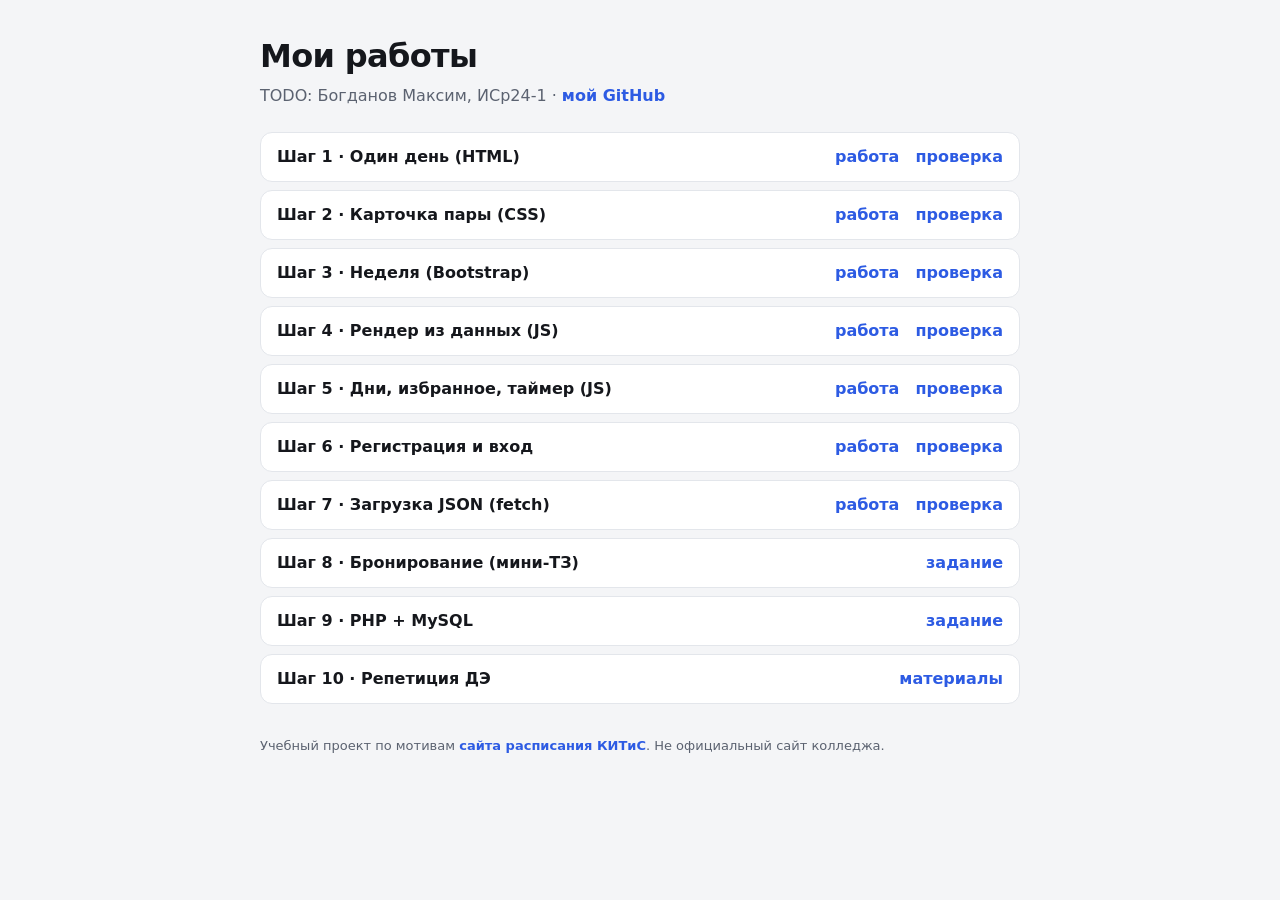
<file: index.html>
<!doctype html>
<html lang="ru">
<head>
  <meta charset="utf-8">
  <meta name="viewport" content="width=device-width, initial-scale=1">
  <!-- TODO (шаг 0): замени заголовок на «Расписание КИТиС · работы <Твоя фамилия>» -->
  <title>Расписание КИТиС · работы Богданова</title>
  <style>
    body { margin: 0; background: #F4F5F7; color: #15171C; font: 16px/1.5 system-ui, -apple-system, 'Segoe UI', sans-serif; }
    main { max-width: 760px; margin: 0 auto; padding: 32px 16px 64px; }
    h1 { font-size: 32px; letter-spacing: -0.02em; margin: 0 0 4px; }
    .who { color: #5B6270; margin: 0 0 24px; }
    ul { list-style: none; padding: 0; display: grid; gap: 8px; }
    li { background: #fff; border: 1px solid #E3E6EB; border-radius: 12px; padding: 12px 16px; display: flex; flex-wrap: wrap; gap: 8px 16px; align-items: center; }
    li b { flex: 1 1 260px; }
    a { color: #2D5BE3; text-decoration: none; font-weight: 600; }
    a:hover { text-decoration: underline; }
    footer { color: #5B6270; font-size: 13px; margin-top: 32px; }
  </style>
</head>
<body>
<main>
  <h1>Мои работы</h1>
  <!-- TODO (шаг 0): впиши свои фамилию, имя и группу -->
  <p class="who">TODO: Богданов Максим, ИСр24-1 · <a href="https://github.com/M0rt1x0">мой GitHub</a></p>

  <ul>
    <li><b>Шаг 1 · Один день (HTML)</b> <a href="steps/step-01-html/index.html">работа</a> <a href="steps/step-01-html/check.html">проверка</a></li>
    <li><b>Шаг 2 · Карточка пары (CSS)</b> <a href="steps/step-02-css/index.html">работа</a> <a href="steps/step-02-css/check.html">проверка</a></li>
    <li><b>Шаг 3 · Неделя (Bootstrap)</b> <a href="steps/step-03-bootstrap/index.html">работа</a> <a href="steps/step-03-bootstrap/check.html">проверка</a></li>
    <li><b>Шаг 4 · Рендер из данных (JS)</b> <a href="steps/step-04-js-data/index.html">работа</a> <a href="steps/step-04-js-data/check.html">проверка</a></li>
    <li><b>Шаг 5 · Дни, избранное, таймер (JS)</b> <a href="steps/step-05-js-events/index.html">работа</a> <a href="steps/step-05-js-events/check.html">проверка</a></li>
    <li><b>Шаг 6 · Регистрация и вход</b> <a href="steps/step-06-forms/index.html">работа</a> <a href="steps/step-06-forms/check.html">проверка</a></li>
    <li><b>Шаг 7 · Загрузка JSON (fetch)</b> <a href="steps/step-07-fetch/index.html">работа</a> <a href="steps/step-07-fetch/check.html">проверка</a></li>
    <li><b>Шаг 8 · Бронирование (мини-ТЗ)</b> <a href="steps/step-08-mini-tz/README.md">задание</a></li>
    <li><b>Шаг 9 · PHP + MySQL</b> <a href="steps/step-09-php-mysql/README.md">задание</a></li>
    <li><b>Шаг 10 · Репетиция ДЭ</b> <a href="steps/step-10-mock-exam/README.md">материалы</a></li>
  </ul>

  <footer>Учебный проект по мотивам <a href="https://berezovskija124-ctrl.github.io/kitis/desktop.html">сайта расписания КИТиС</a>. Не официальный сайт колледжа.</footer>
</main>
</body>
</html>
</file>
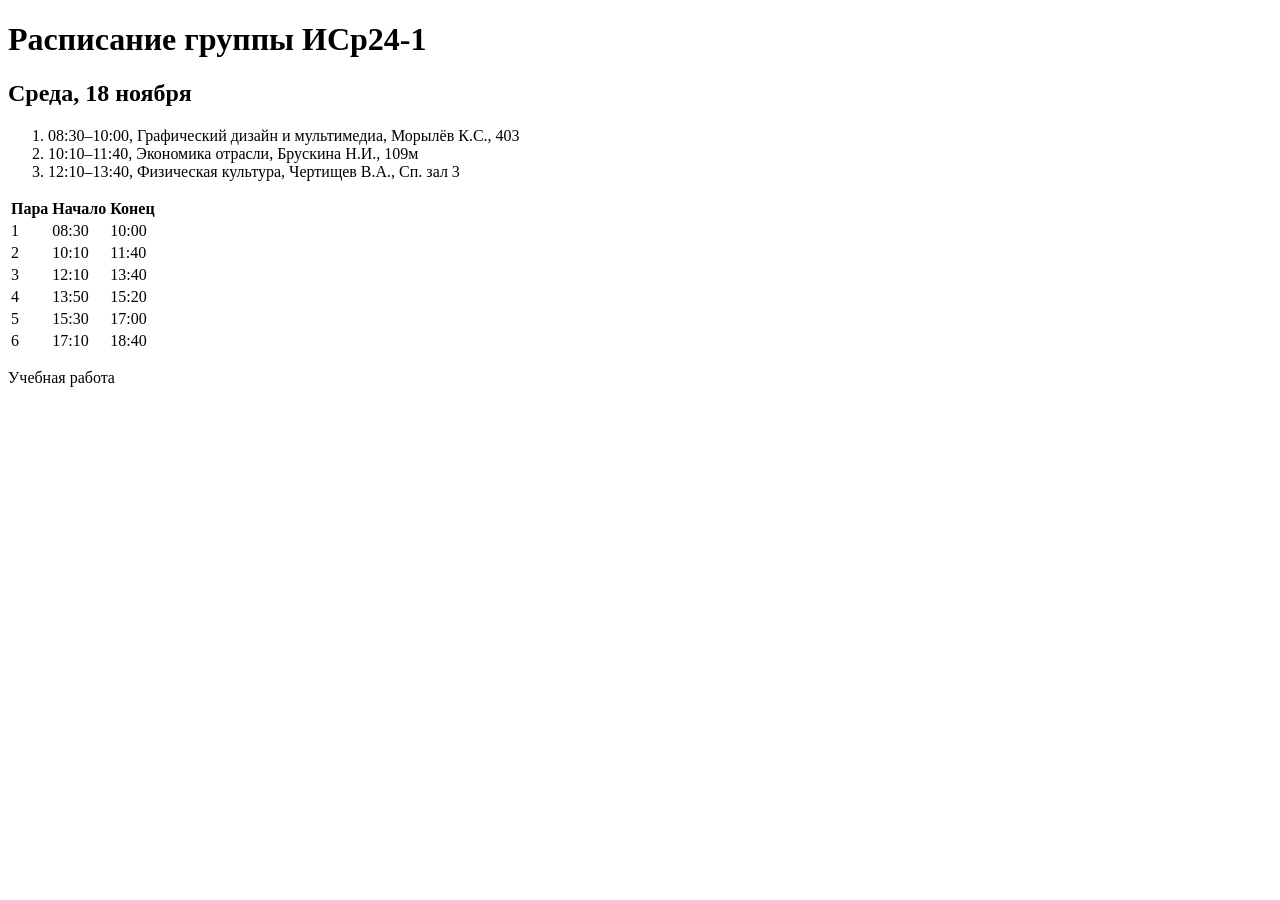
<file: steps/step-01-html/index.html>
<!doctype html>
<html lang="ru">

<head>
  <meta charset="utf-8">
  <meta name="viewport" content="width=device-width, initial-scale=1">
  <!-- TODO: заголовок вкладки со словом «Расписание», например «Расписание ИСр24-1 · среда» -->
  <title>Расписание ИСр24-1 · среда </title>
</head>

<body>
  <!-- TODO: <header> с единственным <h1>Расписание группы ИСр24-1</h1> -->
  <header>
    <h1>Расписание группы ИСр24-1</h1>
  </header>

  <main>
    <!-- TODO: <section> дня:
       <h2>Среда, 18 ноября</h2>
       <ol> из трёх <li> — пары из таблицы в README.
       В каждом <li>: время в <time>08:30</time>–<time>10:00</time>,
       предмет, преподаватель, аудитория. -->

    <section>
      <h2>Среда, 18 ноября</h2>
      <ol>
        <li><time>08:30</time>–<time>10:00</time>,
          Графический дизайн и мультимедиа, Морылёв К.С., 403</li>

        <li><time>10:10</time>–<time>11:40</time>,
          Экономика отрасли, Брускина Н.И., 109м</li>

        <li><time>12:10</time>–<time>13:40</time>,
          Физическая культура, Чертищев В.А., Сп. зал 3</li>
      </ol>
    </section>

    <!-- TODO: таблица звонков (вт–сб):
       <table>
         <thead><tr><th>Пара</th><th>Начало</th><th>Конец</th></tr></thead>
         <tbody> …6 строк <tr><td>…</td></tr> из README… </tbody>
       </table> -->

    <table>
      <thead>
        <th>Пара</th>
        <th>Начало</th>
        <th>Конец</th>
      </thead>
      <tbody>
        <tr>
          <td>1</td>
          <td>08:30</td>
          <td>10:00</td>
        </tr>
        <tr>
          <td>2</td>
          <td>10:10</td>
          <td>11:40</td>
        </tr>
        <tr>
          <td>3</td>
          <td>12:10</td>
          <td>13:40</td>
        </tr>
        <tr>
          <td>4</td>
          <td>13:50</td>
          <td>15:20</td>
        </tr>
        <tr>
          <td>5</td>
          <td>15:30</td>
          <td>17:00</td>
        </tr>
        <tr>
          <td>6</td>
          <td>17:10</td>
          <td>18:40</td>
        </tr>
      </tbody>
    </table>
  </main>

  <footer>
    <p>Учебная работа</p>
  </footer>

</body>

</html>
</file>
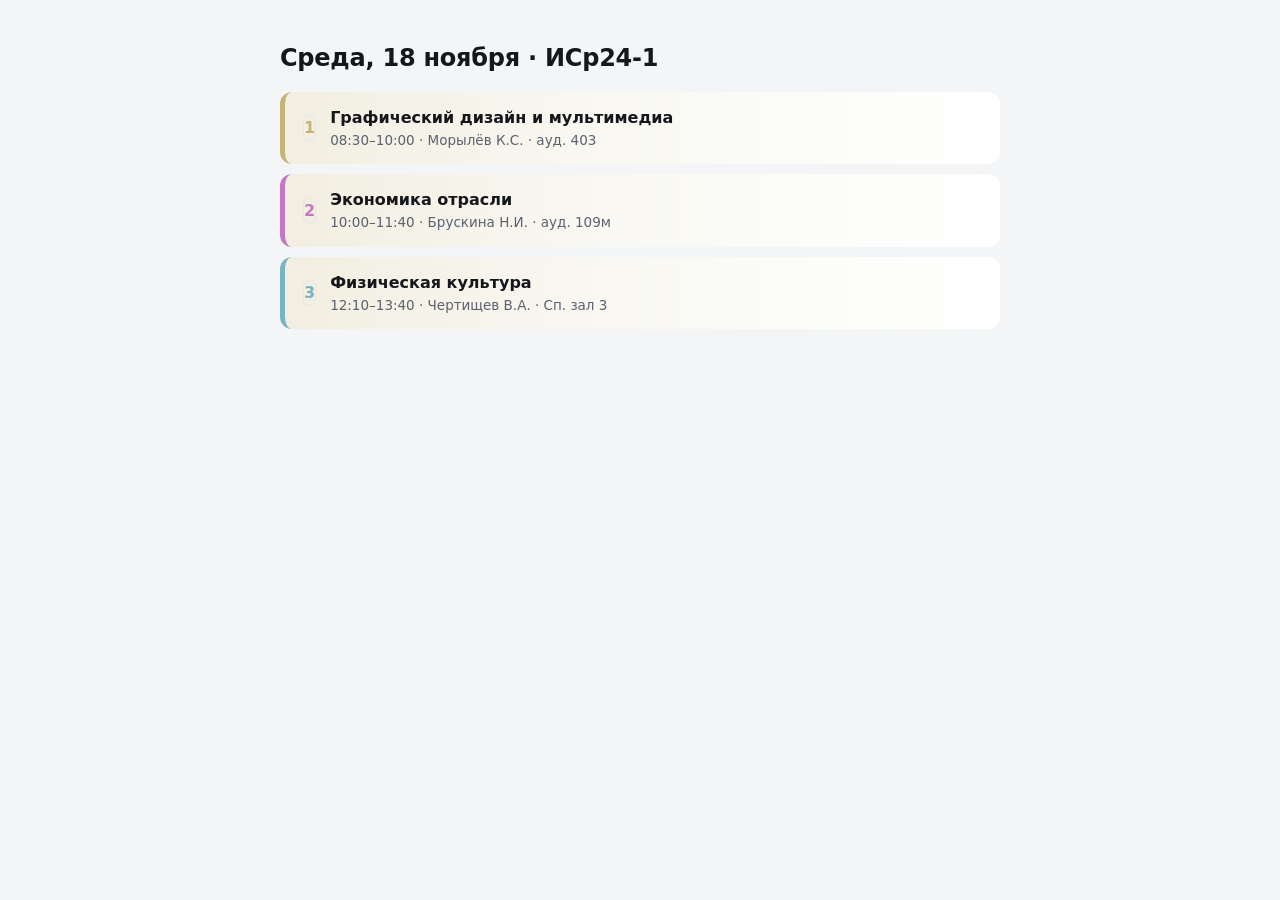
<file: steps/step-02-css/index.html>
<!doctype html>
<html lang="ru">

<head>
  <meta charset="utf-8">
  <meta name="viewport" content="width=device-width, initial-scale=1">
  <title>Шаг 2 · Карточка пары</title>
  <link rel="stylesheet" href="style.css">
</head>

<body>
  <main>
    <h1>Среда, 18 ноября · ИСр24-1</h1>

    <div class="lessons">
      <!-- TODO: три карточки по образцу (данные — README шага 1):

  <div class="lesson-card" style="--subject-color:#c4b478">
    <span class="lesson-num">1</span>
    <div class="lesson-body">
      <div class="lesson-subject">Графический дизайн и мультимедиа</div>
      <div class="lesson-meta">08:30–10:00 · Морылёв К.С. · ауд. 403</div>
    </div>
  </div>

  …ещё две: Экономика отрасли (#c478c2, 109м) и Физическая культура (#78b5c4, Сп. зал 3).
  Цвета и оттенки градиента — таблица в README. -->

      <div class="lesson-card" style="--subject-color:#c4b478;">
        <span class="lesson-num">1</span>
        <div class="lesson-body">
          <div class="lesson-subject">Графический дизайн и мультимедиа</div>
          <div class="lesson-meta">08:30–10:00 · Морылёв К.С. · ауд. 403</div>
        </div>
      </div>
      <div class="lesson-card" style="--subject-color:#c478c2;">
        <span class="lesson-num">2</span>
        <div class="lesson-body">
          <div class="lesson-subject">Экономика отрасли</div>
          <div class="lesson-meta">10:00–11:40 · Брускина Н.И. · ауд. 109м</div>
        </div>
      </div>
      <div class="lesson-card" style="--subject-color:#78b5c4;">
        <span class="lesson-num">3</span>
        <div class="lesson-body">
          <div class="lesson-subject">Физическая культура</div>
          <div class="lesson-meta">12:10–13:40 · Чертищев В.А. · Сп. зал 3</div>
        </div>
      </div>


    </div>

  </main>
</body>

</html>
</file>
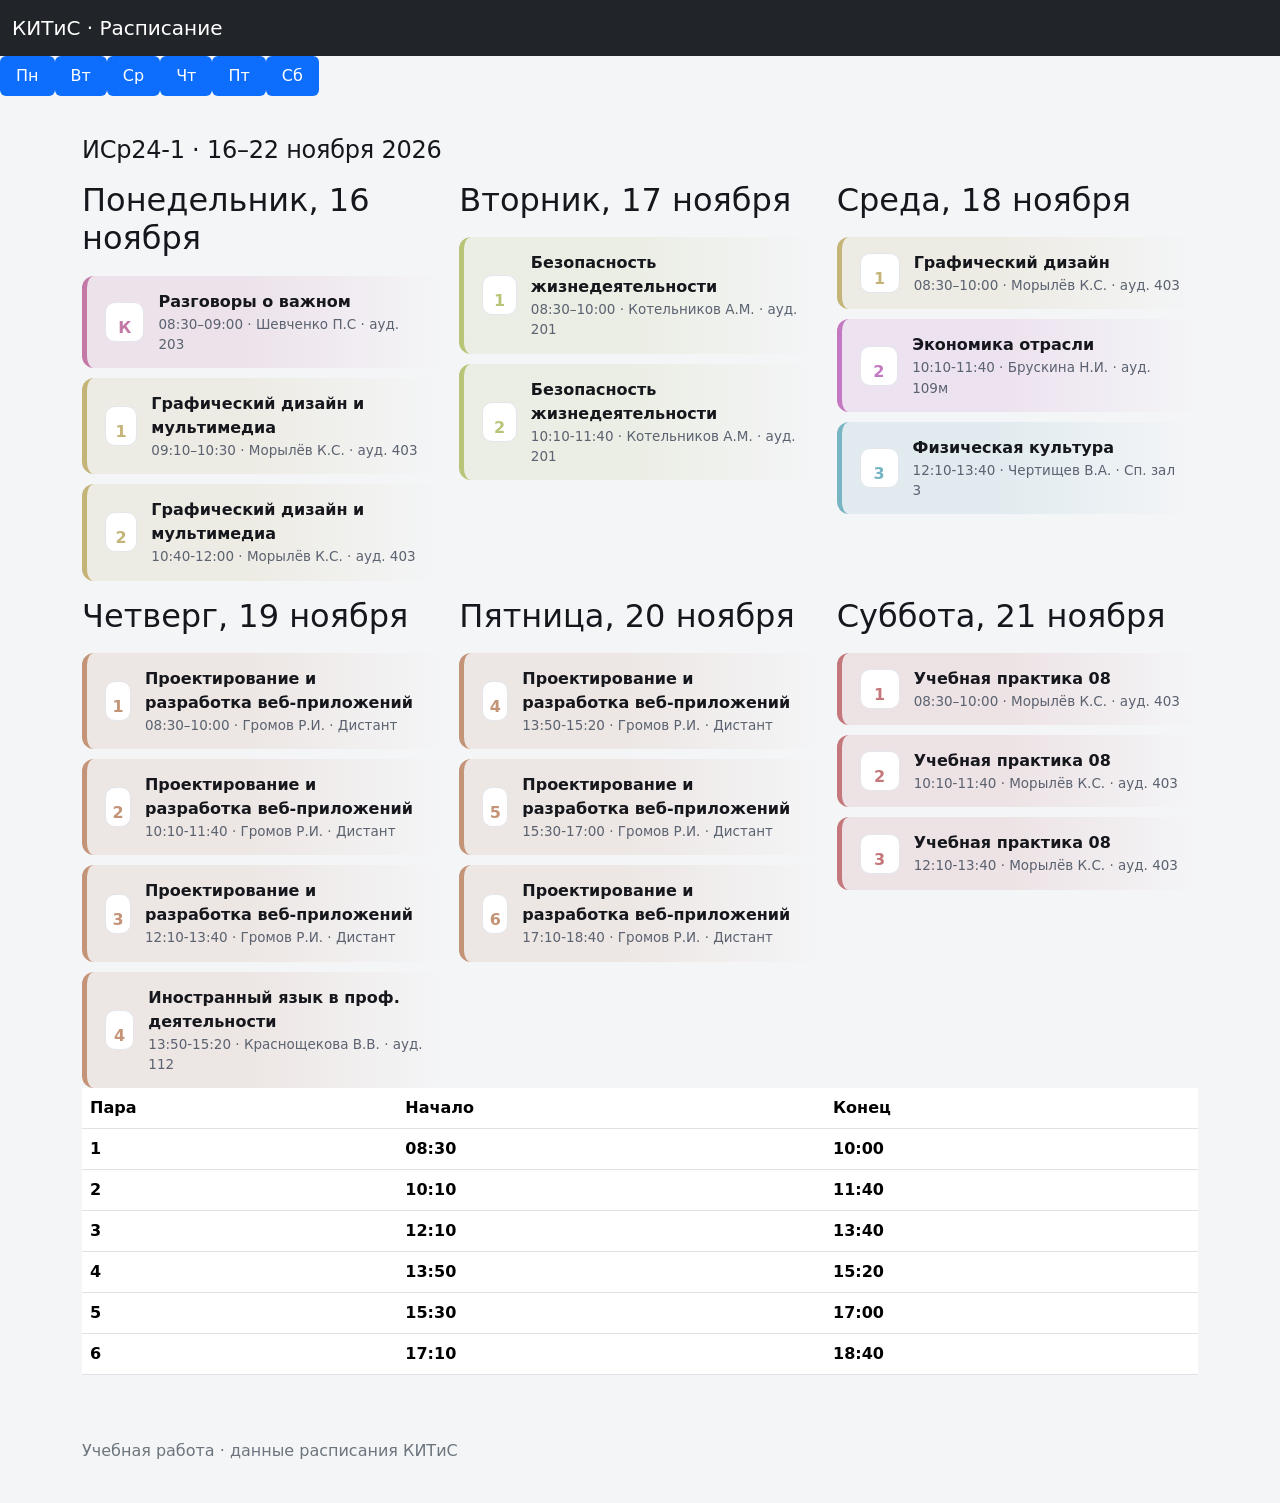
<file: steps/step-03-bootstrap/index.html>
<!doctype html>
<html lang="ru">
<head>
<meta charset="utf-8">
<meta name="viewport" content="width=device-width, initial-scale=1">
<title>Шаг 3 · Неделя на Bootstrap</title>
<!-- TODO 1: скачай bootstrap.min.css в vendor/ и подключи ЛОКАЛЬНО:
<link rel="stylesheet" href="vendor/bootstrap.min.css"> -->
<!-- TODO 2: скопируй свой style.css из шага 2 и подключи ПОСЛЕ bootstrap:
<link rel="stylesheet" href="style.css"> -->

<link rel="stylesheet" href="vendor/bootstrap.min.css">
<link rel="stylesheet" href="style.css">

</head>
<body>

<nav class="navbar navbar-dark bg-dark">
  <div class="container-fluid">
    <span class="navbar-brand">КИТиС · Расписание</span>
  </div>
</nav>

<ul class="nav nav-pills">
  <li class="nav-item"><a class="nav-link active" href="#">Пн</a></li>
  <li class="nav-item"><a class="nav-link active" href="#">Вт</a></li>
  <li class="nav-item"><a class="nav-link active" href="#">Ср</a></li>
  <li class="nav-item"><a class="nav-link active" href="#">Чт</a></li>
  <li class="nav-item"><a class="nav-link active" href="#">Пт</a></li>
  <li class="nav-item"><a class="nav-link active" href="#">Сб</a></li>
</ul>

<main class="container">
  <h1 class="my-3">ИСр24-1 · 16–22 ноября 2026</h1>

  <div class="row g-3"> 
    <div class="col-12 col-md-6 col-xl-4 day-card">
      <h2>Понедельник, 16 ноября</h2>
      <div class="lesson-card" style="--subject-color:#c478a6;">
        <span class="lesson-num">К</span>
        <div class="lesson-body">
          <div class="lesson-subject">Разговоры о важном</div>
          <div class="lesson-meta">08:30–09:00 · Шевченко П.С · ауд. 203</div>
        </div>
      </div>
      <div class="lesson-card" style="--subject-color:#c4b478;">
        <span class="lesson-num">1</span>
        <div class="lesson-body">
          <div class="lesson-subject">Графический дизайн и мультимедиа</div>
          <div class="lesson-meta">09:10–10:30 · Морылёв К.С. · ауд. 403</div>
        </div>
      </div>
      <div class="lesson-card" style="--subject-color:#c4b478;">
        <span class="lesson-num">2</span>
        <div class="lesson-body">
          <div class="lesson-subject">Графический дизайн и мультимедиа</div>
          <div class="lesson-meta">10:40-12:00 · Морылёв К.С. · ауд. 403</div>
        </div>
      </div>
    </div>

    <div class="col-12 col-md-6 col-xl-4 day-card">
      <h2>Вторник, 17 ноября</h2>
      <div class="lesson-card" style="--subject-color:#b8c478;">
        <span class="lesson-num">1</span>
        <div class="lesson-body">
          <div class="lesson-subject">Безопасность жизнедеятельности</div>
          <div class="lesson-meta">08:30–10:00 · Котельников А.М. · ауд. 201</div>
        </div>
      </div>
      <div class="lesson-card" style="--subject-color:#b8c478;">
        <span class="lesson-num">2</span>
        <div class="lesson-body">
          <div class="lesson-subject">Безопасность жизнедеятельности</div>
          <div class="lesson-meta">10:10-11:40 · Котельников А.М. · ауд. 201</div>
        </div>
      </div>
    </div>

    <div class="col-12 col-md-6 col-xl-4 day-card">
      <h2>Среда, 18 ноября</h2>
      <div class="lesson-card" style="--subject-color:#c4b478;">
        <span class="lesson-num">1</span>
        <div class="lesson-body">
          <div class="lesson-subject">Графический дизайн</div>
          <div class="lesson-meta">08:30–10:00 · Морылёв К.С. · ауд. 403</div>
        </div>
      </div>
      <div class="lesson-card" style="--subject-color:#c478c2;">
        <span class="lesson-num">2</span>
        <div class="lesson-body">
          <div class="lesson-subject">Экономика отрасли</div>
          <div class="lesson-meta">10:10-11:40 · Брускина Н.И. · ауд. 109м</div>
        </div>
      </div>
      <div class="lesson-card" style="--subject-color:#78b5c4;">
        <span class="lesson-num">3</span>
        <div class="lesson-body">
          <div class="lesson-subject">Физическая культура</div>
          <div class="lesson-meta">12:10-13:40 · Чертищев В.А. · Сп. зал 3</div>
        </div>
      </div>
    </div>

    <div class="col-12 col-md-6 col-xl-4 day-card">
      <h2>Четверг, 19 ноября</h2>
      <div class="lesson-card" style="--subject-color:#c49478;">
        <span class="lesson-num">1</span>
        <div class="lesson-body">
          <div class="lesson-subject">Проектирование и разработка веб-приложений</div>
          <div class="lesson-meta">08:30–10:00 · Громов Р.И. · Дистант</div>
        </div>
      </div>
      <div class="lesson-card" style="--subject-color:#c49478;">
        <span class="lesson-num">2</span>
        <div class="lesson-body">
          <div class="lesson-subject">Проектирование и разработка веб-приложений</div>
          <div class="lesson-meta">10:10-11:40 · Громов Р.И. · Дистант</div>
        </div>
      </div>
      <div class="lesson-card" style="--subject-color:#c49478;">
        <span class="lesson-num">3</span>
        <div class="lesson-body">
          <div class="lesson-subject">Проектирование и разработка веб-приложений</div>
          <div class="lesson-meta">12:10-13:40 · Громов Р.И. · Дистант</div>
        </div>
      </div>
      <div class="lesson-card" style="--subject-color:#c49378;">
        <span class="lesson-num">4</span>
        <div class="lesson-body">
          <div class="lesson-subject">Иностранный язык в проф. деятельности</div>
          <div class="lesson-meta">13:50-15:20 · Краснощекова В.В. · ауд. 112</div>
        </div>
      </div>
    </div>

    <div class="col-12 col-md-6 col-xl-4 day-card">
      <h2>Пятница, 20 ноября</h2>
      <div class="lesson-card" style="--subject-color:#c49478;">
        <span class="lesson-num">4</span>
        <div class="lesson-body">
          <div class="lesson-subject">Проектирование и разработка веб-приложений</div>
          <div class="lesson-meta">13:50-15:20 · Громов Р.И. · Дистант</div>
        </div>
      </div>
      <div class="lesson-card" style="--subject-color:#c49478;">
        <span class="lesson-num">5</span>
        <div class="lesson-body">
          <div class="lesson-subject">Проектирование и разработка веб-приложений</div>
          <div class="lesson-meta">15:30-17:00 · Громов Р.И. · Дистант</div>
        </div>
      </div>
      <div class="lesson-card" style="--subject-color:#c49478;">
        <span class="lesson-num">6</span>
        <div class="lesson-body">
          <div class="lesson-subject">Проектирование и разработка веб-приложений</div>
          <div class="lesson-meta">17:10-18:40 · Громов Р.И. · Дистант</div>
        </div>
      </div>
    </div>

    <div class="col-12 col-md-6 col-xl-4 day-card">
      <h2>Суббота, 21 ноября</h2>
      <div class="lesson-card" style="--subject-color:#c4787c;">
        <span class="lesson-num">1</span>
        <div class="lesson-body">
          <div class="lesson-subject">Учебная практика 08</div>
          <div class="lesson-meta">08:30–10:00 · Морылёв К.С. · ауд. 403</div>
        </div>
      </div>
      <div class="lesson-card" style="--subject-color:#c4787c;">
        <span class="lesson-num">2</span>
        <div class="lesson-body">
          <div class="lesson-subject">Учебная практика 08</div>
          <div class="lesson-meta">10:10-11:40 · Морылёв К.С. · ауд. 403</div>
        </div>
      </div>
      <div class="lesson-card" style="--subject-color:#c4787c;">
        <span class="lesson-num">3</span>
        <div class="lesson-body">
          <div class="lesson-subject">Учебная практика 08</div>
          <div class="lesson-meta">12:10-13:40 · Морылёв К.С. · ауд. 403</div>
        </div>
      </div>
    </div>
  </div>

  <table class="table">
    <thead>
      <tr><th>Пара</th><th>Начало</th><th>Конец</th></tr>
    </thead>
    <tbody>
      <tr>
        <th>1</th><th>08:30</th><th>10:00</th>
      </tr>
      <tr>
        <th>2</th><th>10:10</th><th>11:40</th>
      </tr>
      <tr>
        <th>3</th><th>12:10</th><th>13:40</th>
      </tr>
      <tr>
        <th>4</th><th>13:50</th><th>15:20</th>
      </tr>
      <tr>
        <th>5</th><th>15:30</th><th>17:00</th>
      </tr>
      <tr>
        <th>6</th><th>17:10</th><th>18:40</th>
      </tr>
    </tbody>
  </table>

  <!-- TODO 5: сетка недели
  <div class="row g-3">
    <div class="col-12 col-md-6 col-xl-4 day-card">
      <h2>Понедельник, 16 ноября</h2>
      …карточки .lesson-card из шага 2 (Пн: «К» + 2 пары графдизайна)…
    </div>
    …ещё 5 колонок Вт–Сб, данные — таблица в README…
  </div> -->

  <!-- TODO 6: таблица звонков
  <table class="table">
    <thead><tr><th>Пара</th><th>Начало</th><th>Конец</th></tr></thead>
    <tbody>…6 строк…</tbody>
  </table> -->
</main>

<footer class="container py-4">
  <p class="text-secondary">Учебная работа · данные расписания КИТиС</p>
</footer>

</body>
</html>
</file>
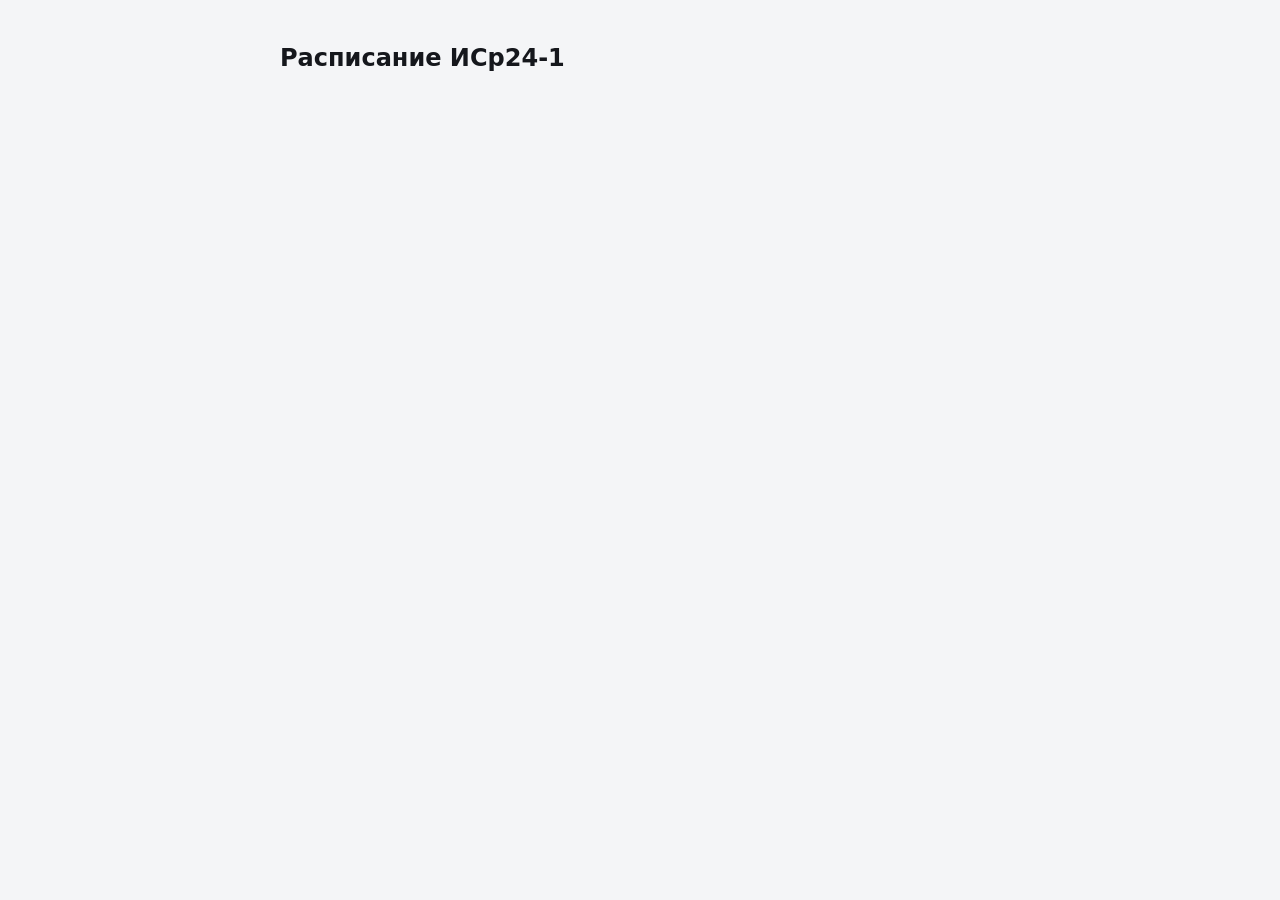
<file: steps/step-04-js-data/index.html>
<!doctype html>
<html lang="ru">
<head>
<meta charset="utf-8">
<meta name="viewport" content="width=device-width, initial-scale=1">
<title>Шаг 4 · Рендер дня из данных</title>
<link rel="stylesheet" href="style.css">
<!-- Данные: после подключения доступен глобальный объект SCHEDULE -->
<script src="../../data/schedule.js"></script>
</head>
<body>
<main>
<h1>Расписание ИСр24-1</h1>
<!-- Сюда renderDay() рисует день -->
<div id="app"></div>
</main>
<!-- Обычный скрипт, НЕ type="module": renderDay должна быть глобальной -->
<script src="script.js"></script>
</body>
</html>
</file>
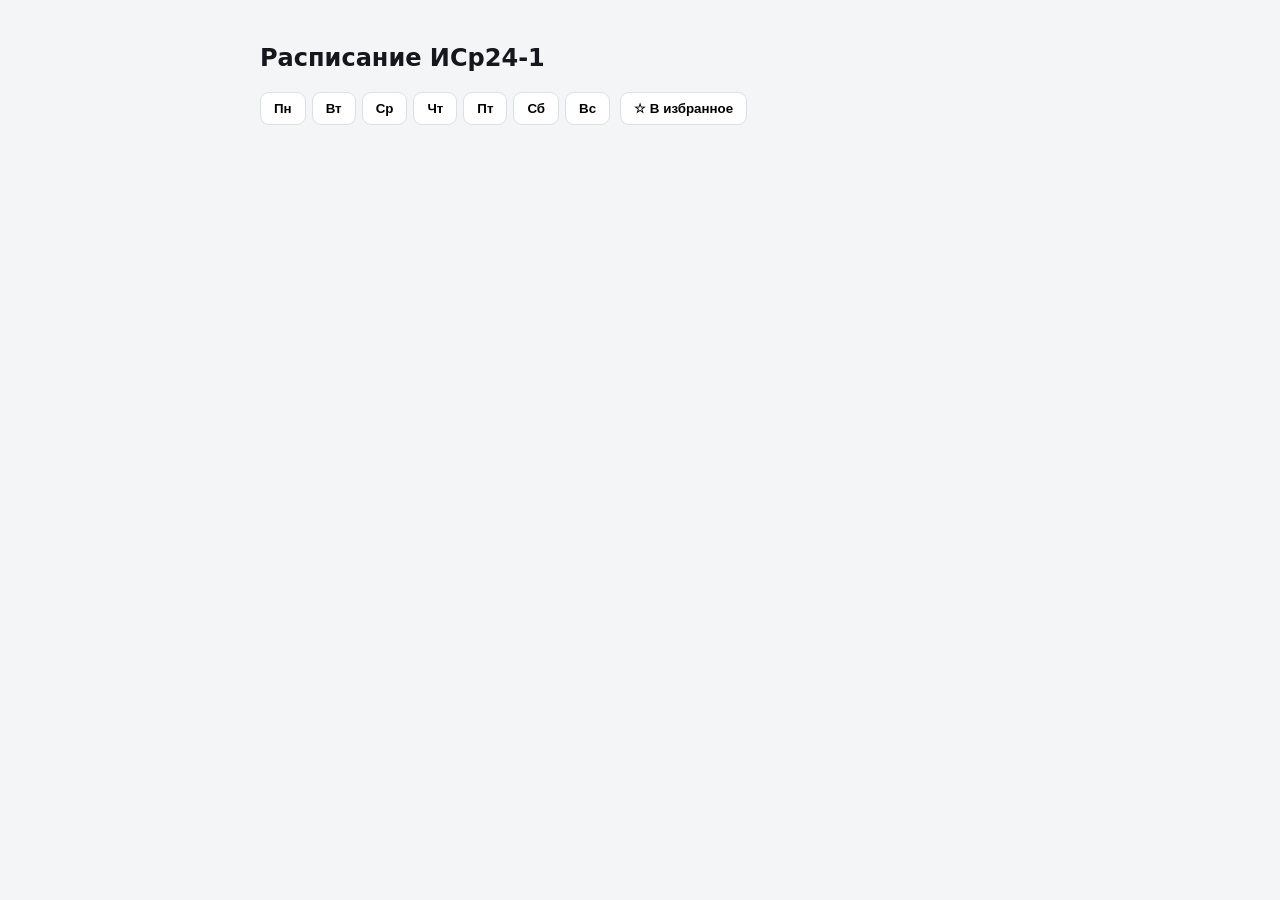
<file: steps/step-05-js-events/index.html>
<!doctype html>
<html lang="ru">
<head>
<meta charset="utf-8">
<meta name="viewport" content="width=device-width, initial-scale=1">
<title>Шаг 5 · Дни, избранное, таймер</title>
<link rel="stylesheet" href="style.css">
<script src="../../data/schedule.js"></script>
</head>
<body>
<main>
<h1>Расписание ИСр24-1</h1>

<div class="toolbar">
  <div class="days">
    <button class="day-btn" data-day="0">Пн</button>
    <button class="day-btn" data-day="1">Вт</button>
    <button class="day-btn" data-day="2">Ср</button>
    <button class="day-btn" data-day="3">Чт</button>
    <button class="day-btn" data-day="4">Пт</button>
    <button class="day-btn" data-day="5">Сб</button>
    <button class="day-btn" data-day="6">Вс</button>
  </div>
  <button id="fav-btn" aria-pressed="false">☆ В избранное</button>
  <span id="timer"></span>
</div>

<div id="app"></div>
</main>
<script src="script.js"></script>
</body>
</html>
</file>
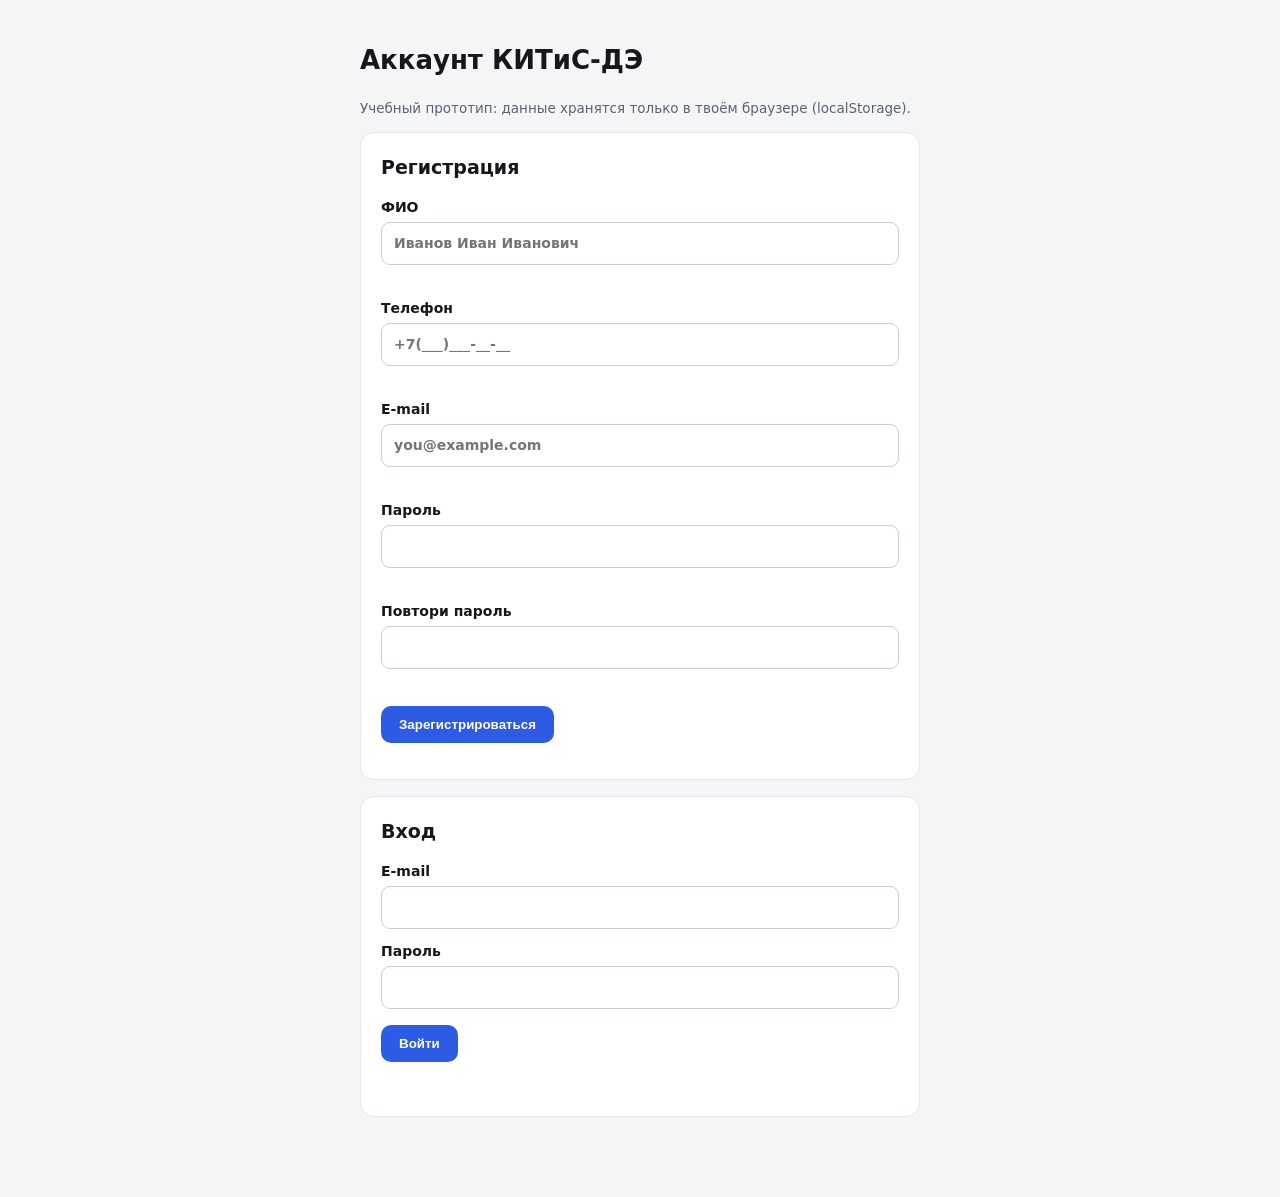
<file: steps/step-06-forms/index.html>
<!doctype html>
<html lang="ru">
<head>
<meta charset="utf-8">
<meta name="viewport" content="width=device-width, initial-scale=1">
<title>Шаг 6 · Регистрация и вход</title>
<link rel="stylesheet" href="style.css">
</head>
<body>
<main>
<h1>Аккаунт КИТиС-ДЭ</h1>
<p class="note">Учебный прототип: данные хранятся только в твоём браузере (localStorage).</p>

<section>
<h2>Регистрация</h2>
<form id="reg-form" novalidate>
  <label>ФИО
    <input id="fio" name="fio" type="text" placeholder="Иванов Иван Иванович" autocomplete="name">
  </label>
  <span class="field-error" data-error-for="fio"></span>

  <label>Телефон
    <input id="phone" name="phone" type="tel" placeholder="+7(___)___-__-__" autocomplete="tel">
  </label>
  <span class="field-error" data-error-for="phone"></span>

  <label>E-mail
    <input id="email" name="email" type="email" placeholder="you@example.com" autocomplete="email">
  </label>
  <span class="field-error" data-error-for="email"></span>

  <label>Пароль
    <input id="password" name="password" type="password" autocomplete="new-password">
  </label>
  <span class="field-error" data-error-for="password"></span>

  <label>Повтори пароль
    <input id="password2" name="password2" type="password" autocomplete="new-password">
  </label>
  <span class="field-error" data-error-for="password2"></span>

  <button type="submit">Зарегистрироваться</button>
  <p id="reg-success" class="success"></p>
</form>
</section>

<section>
<h2>Вход</h2>
<form id="login-form" novalidate>
  <label>E-mail
    <input id="login-email" type="email" autocomplete="email">
  </label>
  <label>Пароль
    <input id="login-password" type="password" autocomplete="current-password">
  </label>
  <button type="submit">Войти</button>
  <p id="login-error" class="field-error"></p>
</form>
</section>
</main>
<script src="script.js"></script>
</body>
</html>
</file>
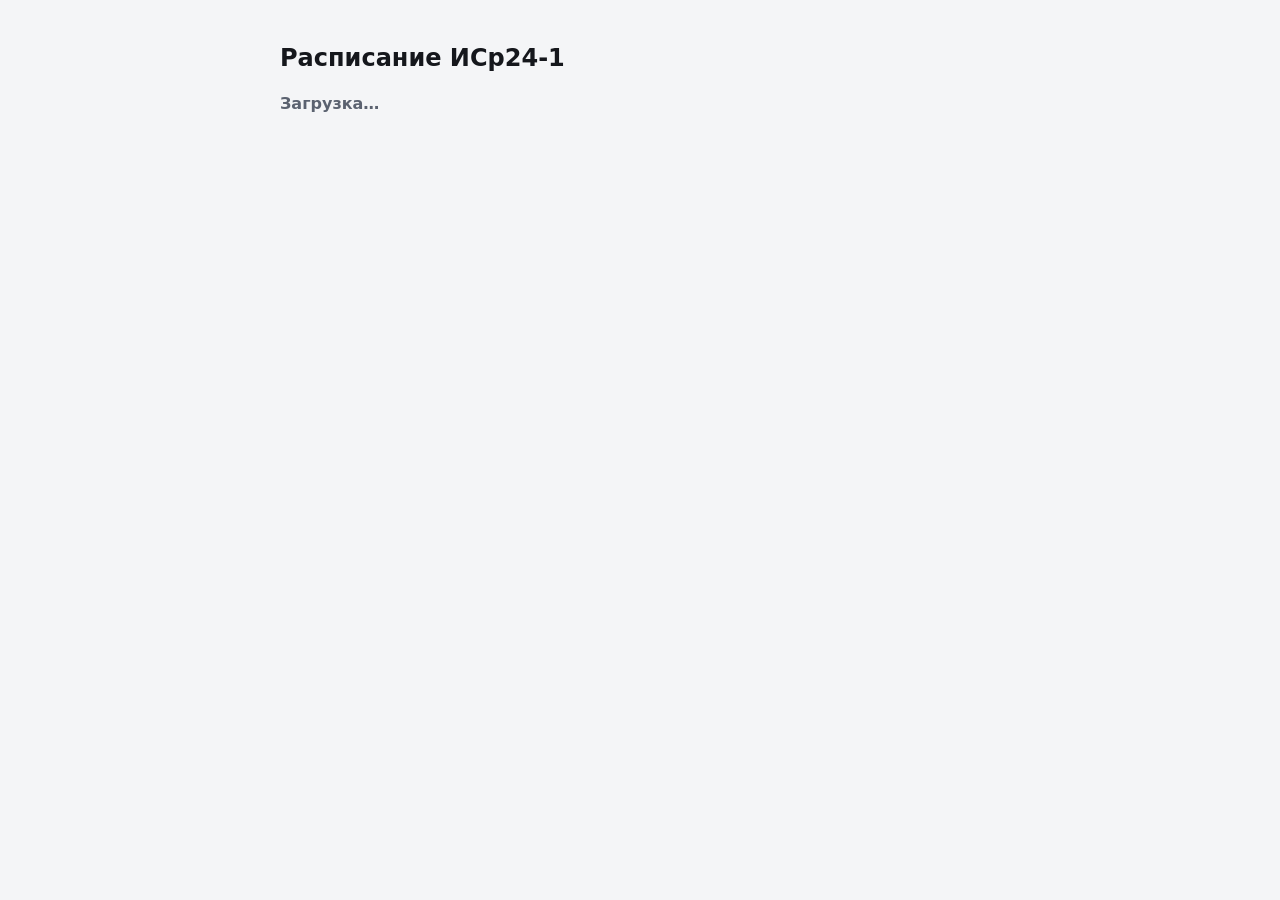
<file: steps/step-07-fetch/index.html>
<!doctype html>
<html lang="ru">
<head>
<meta charset="utf-8">
<meta name="viewport" content="width=device-width, initial-scale=1">
<title>Шаг 7 · Загрузка JSON</title>
<link rel="stylesheet" href="style.css">
</head>
<body>
<main>
<h1>Расписание ИСр24-1</h1>
<p id="status">Загрузка…</p>
<button id="retry" hidden>Повторить</button>
<div id="app"></div>
</main>
<script src="script.js"></script>
</body>
</html>
</file>
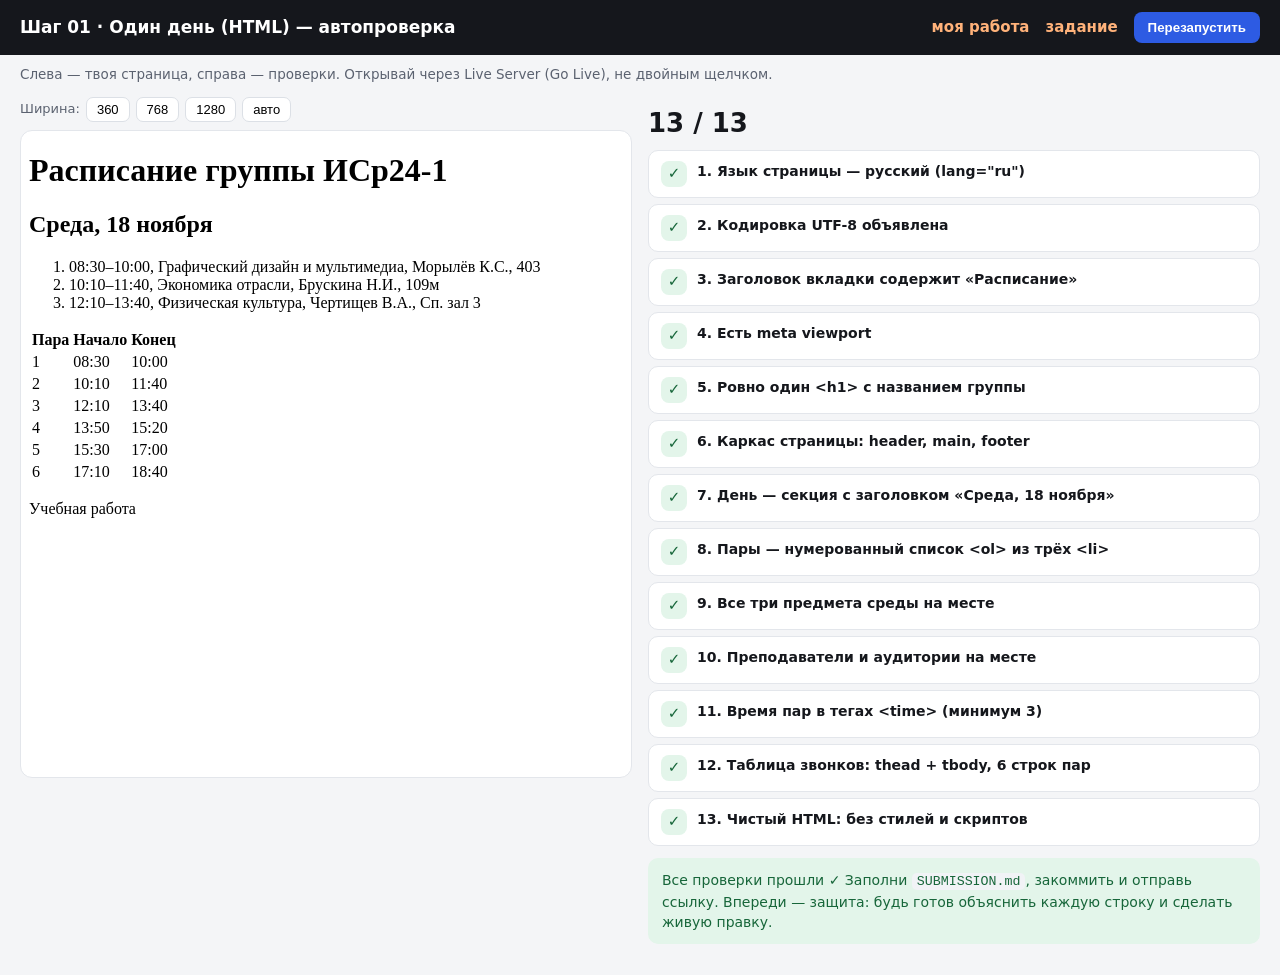
<file: steps/step-01-html/check.html>
<!doctype html>
<html lang="ru">
<head>
<meta charset="utf-8">
<meta name="viewport" content="width=device-width, initial-scale=1">
<title>Проверка · Шаг 01 · HTML</title>
<link rel="stylesheet" href="../../tools/checker.css">
</head>
<body>
<header class="top">
<h1>Шаг 01 · Один день (HTML) — автопроверка</h1>
<a href="index.html">моя работа</a>
<a href="README.md">задание</a>
<button onclick="location.reload()">Перезапустить</button>
</header>
<p class="lead">Слева — твоя страница, справа — проверки. Открывай через Live Server (Go Live), не двойным щелчком.</p>
<main class="wrap">
<section class="pane">
<div class="sizes">Ширина:
<button data-w="360">360</button><button data-w="768">768</button><button data-w="1280">1280</button><button data-w="">авто</button>
</div>
<iframe id="frame" title="Твоя работа"></iframe>
</section>
<aside class="pane">
<div id="summary" class="summary">…</div>
<ol id="checks"></ol>
<div id="verdict" class="verdict"></div>
</aside>
</main>
<script src="../../tools/checker.js"></script>
<script src="checks.js"></script>
<script>
document.querySelectorAll('.sizes button').forEach(function (b) {
  b.addEventListener('click', function () {
    document.getElementById('frame').style.width = b.dataset.w ? b.dataset.w + 'px' : '';
  });
});
</script>
</body>
</html>
</file>
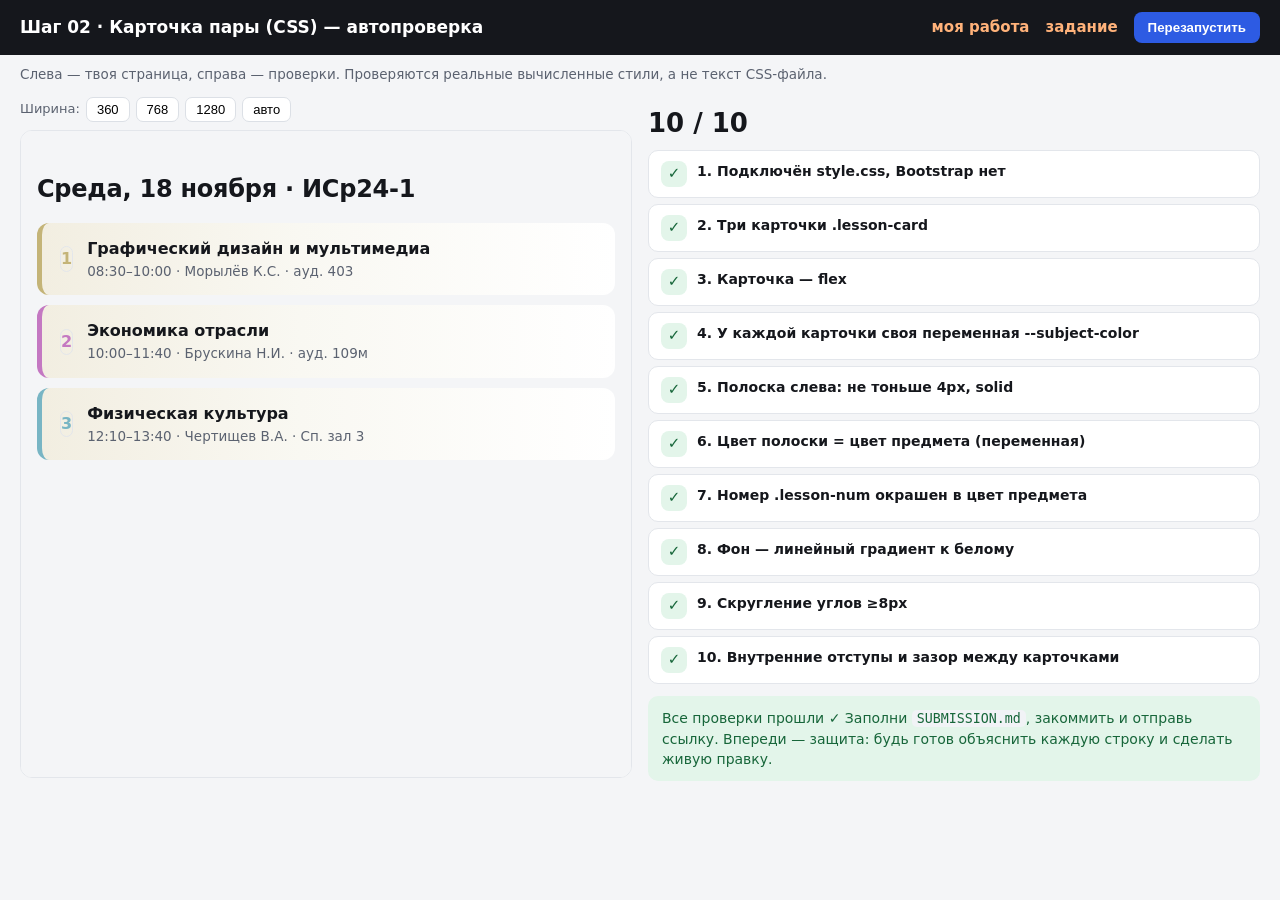
<file: steps/step-02-css/check.html>
<!doctype html>
<html lang="ru">
<head>
<meta charset="utf-8">
<meta name="viewport" content="width=device-width, initial-scale=1">
<title>Проверка · Шаг 02 · CSS</title>
<link rel="stylesheet" href="../../tools/checker.css">
</head>
<body>
<header class="top">
<h1>Шаг 02 · Карточка пары (CSS) — автопроверка</h1>
<a href="index.html">моя работа</a>
<a href="README.md">задание</a>
<button onclick="location.reload()">Перезапустить</button>
</header>
<p class="lead">Слева — твоя страница, справа — проверки. Проверяются реальные вычисленные стили, а не текст CSS-файла.</p>
<main class="wrap">
<section class="pane">
<div class="sizes">Ширина:
<button data-w="360">360</button><button data-w="768">768</button><button data-w="1280">1280</button><button data-w="">авто</button>
</div>
<iframe id="frame" title="Твоя работа"></iframe>
</section>
<aside class="pane">
<div id="summary" class="summary">…</div>
<ol id="checks"></ol>
<div id="verdict" class="verdict"></div>
</aside>
</main>
<script src="../../tools/checker.js"></script>
<script src="checks.js"></script>
<script>
document.querySelectorAll('.sizes button').forEach(function (b) {
  b.addEventListener('click', function () {
    document.getElementById('frame').style.width = b.dataset.w ? b.dataset.w + 'px' : '';
  });
});
</script>
</body>
</html>
</file>
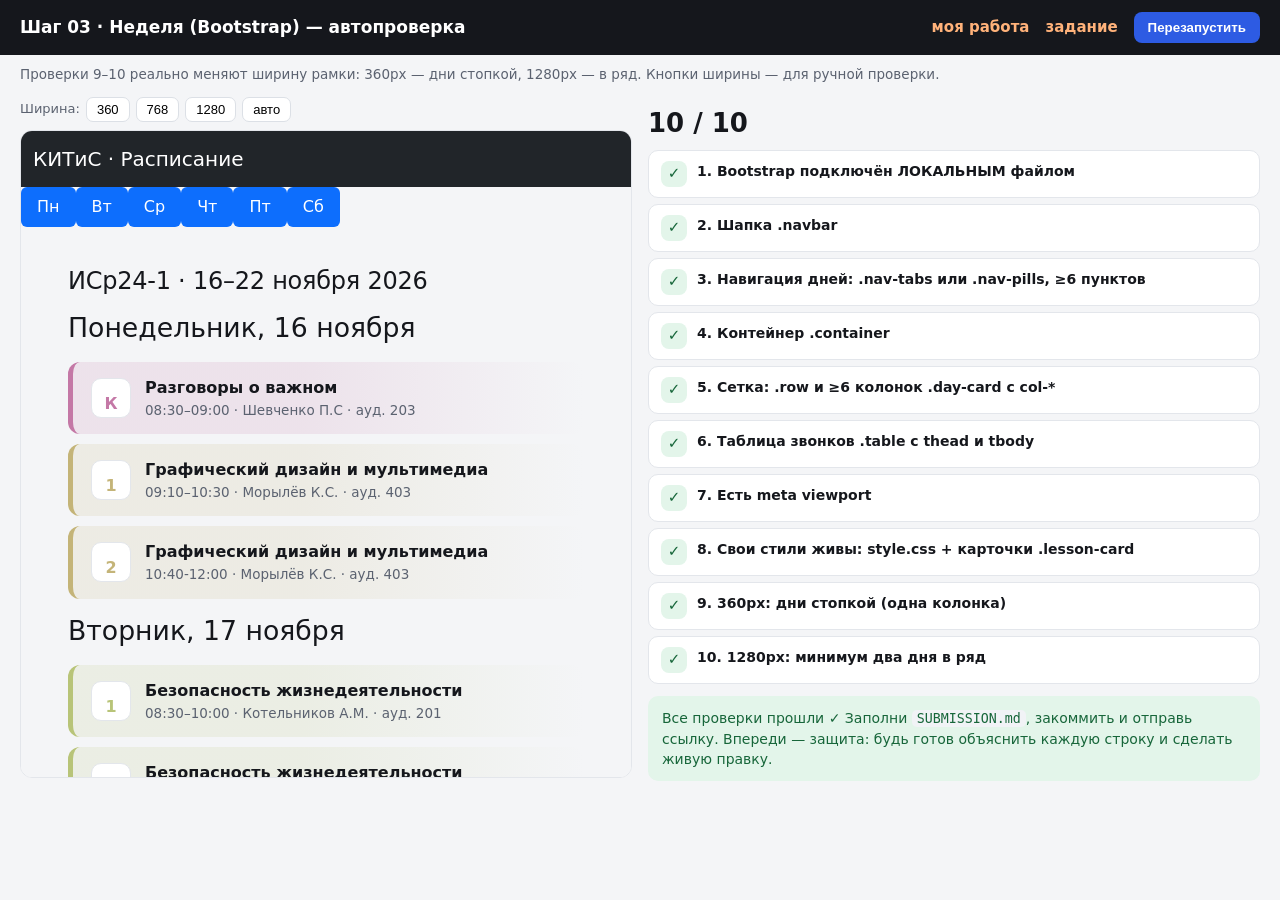
<file: steps/step-03-bootstrap/check.html>
<!doctype html>
<html lang="ru">
<head>
<meta charset="utf-8">
<meta name="viewport" content="width=device-width, initial-scale=1">
<title>Проверка · Шаг 03 · Bootstrap</title>
<link rel="stylesheet" href="../../tools/checker.css">
</head>
<body>
<header class="top">
<h1>Шаг 03 · Неделя (Bootstrap) — автопроверка</h1>
<a href="index.html">моя работа</a>
<a href="README.md">задание</a>
<button onclick="location.reload()">Перезапустить</button>
</header>
<p class="lead">Проверки 9–10 реально меняют ширину рамки: 360px — дни стопкой, 1280px — в ряд. Кнопки ширины — для ручной проверки.</p>
<main class="wrap">
<section class="pane">
<div class="sizes">Ширина:
<button data-w="360">360</button><button data-w="768">768</button><button data-w="1280">1280</button><button data-w="">авто</button>
</div>
<iframe id="frame" title="Твоя работа"></iframe>
</section>
<aside class="pane">
<div id="summary" class="summary">…</div>
<ol id="checks"></ol>
<div id="verdict" class="verdict"></div>
</aside>
</main>
<script src="../../tools/checker.js"></script>
<script src="checks.js"></script>
<script>
document.querySelectorAll('.sizes button').forEach(function (b) {
  b.addEventListener('click', function () {
    document.getElementById('frame').style.width = b.dataset.w ? b.dataset.w + 'px' : '';
  });
});
</script>
</body>
</html>
</file>
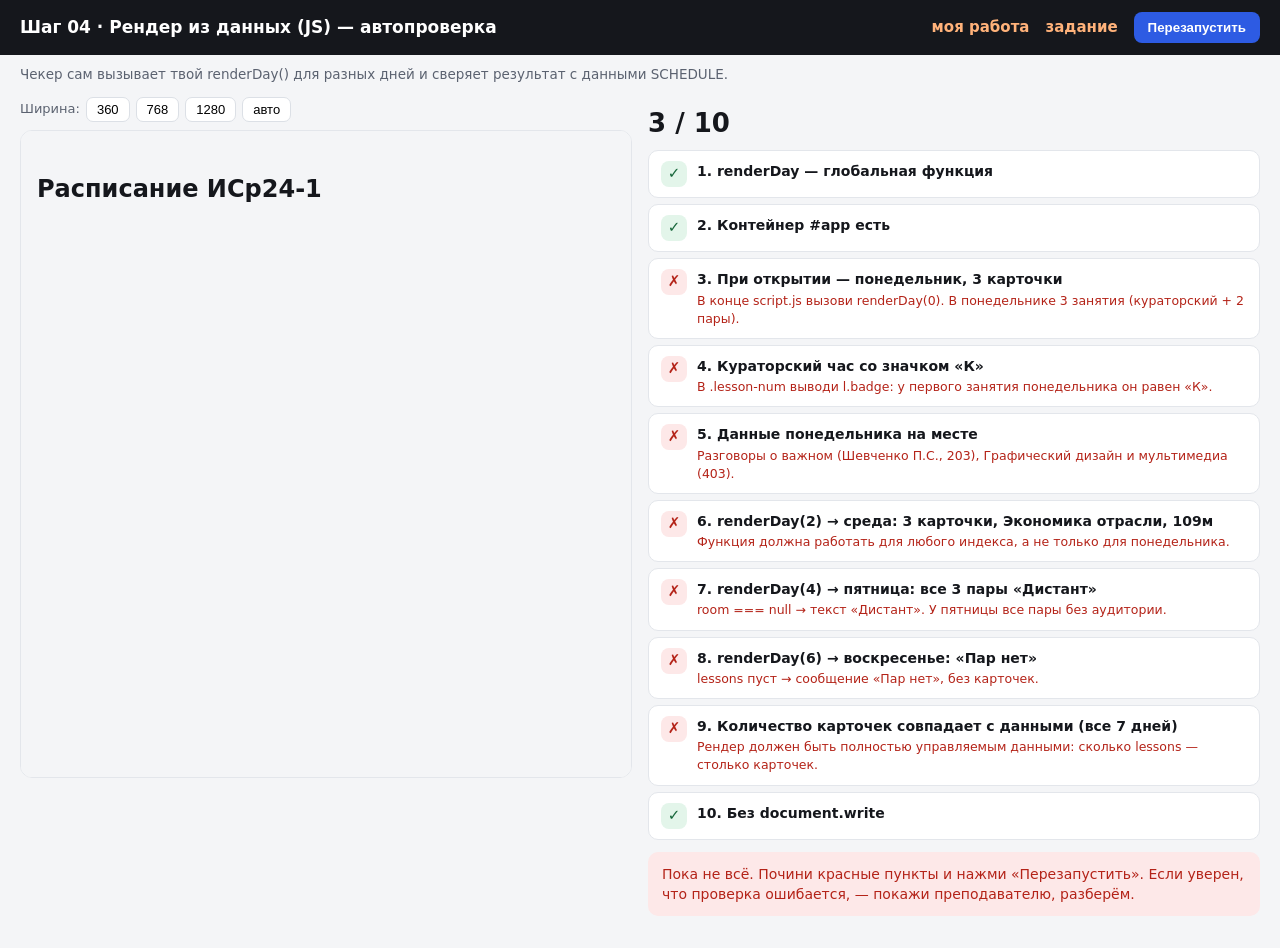
<file: steps/step-04-js-data/check.html>
<!doctype html>
<html lang="ru">
<head>
<meta charset="utf-8">
<meta name="viewport" content="width=device-width, initial-scale=1">
<title>Проверка · Шаг 04 · JS-данные</title>
<link rel="stylesheet" href="../../tools/checker.css">
</head>
<body>
<header class="top">
<h1>Шаг 04 · Рендер из данных (JS) — автопроверка</h1>
<a href="index.html">моя работа</a>
<a href="README.md">задание</a>
<button onclick="location.reload()">Перезапустить</button>
</header>
<p class="lead">Чекер сам вызывает твой renderDay() для разных дней и сверяет результат с данными SCHEDULE.</p>
<main class="wrap">
<section class="pane">
<div class="sizes">Ширина:
<button data-w="360">360</button><button data-w="768">768</button><button data-w="1280">1280</button><button data-w="">авто</button>
</div>
<iframe id="frame" title="Твоя работа"></iframe>
</section>
<aside class="pane">
<div id="summary" class="summary">…</div>
<ol id="checks"></ol>
<div id="verdict" class="verdict"></div>
</aside>
</main>
<script src="../../tools/checker.js"></script>
<!-- Те же данные, что у студента: чекер сверяет с ними -->
<script src="../../data/schedule.js"></script>
<script src="checks.js"></script>
<script>
document.querySelectorAll('.sizes button').forEach(function (b) {
  b.addEventListener('click', function () {
    document.getElementById('frame').style.width = b.dataset.w ? b.dataset.w + 'px' : '';
  });
});
</script>
</body>
</html>
</file>
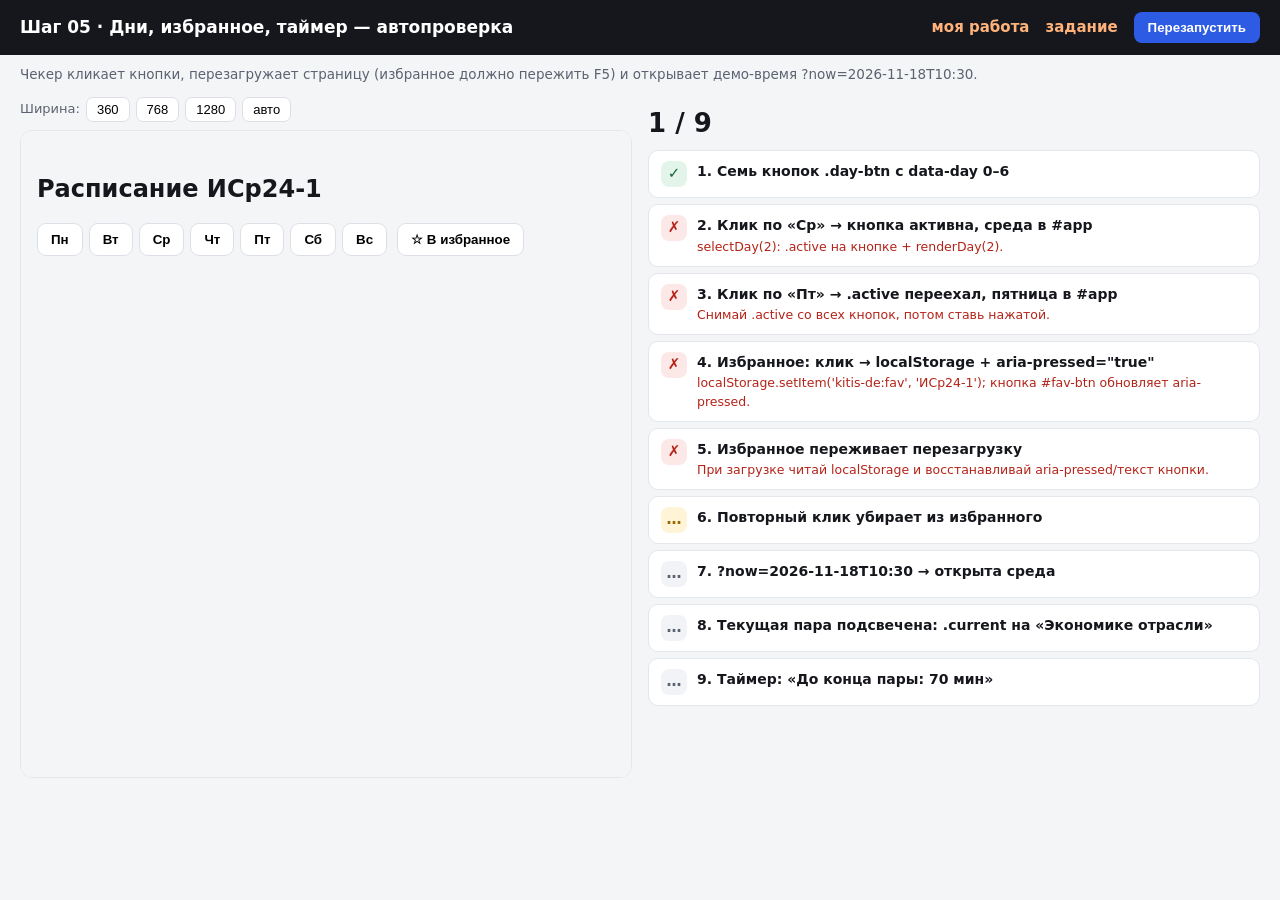
<file: steps/step-05-js-events/check.html>
<!doctype html>
<html lang="ru">
<head>
<meta charset="utf-8">
<meta name="viewport" content="width=device-width, initial-scale=1">
<title>Проверка · Шаг 05 · JS-события</title>
<link rel="stylesheet" href="../../tools/checker.css">
</head>
<body>
<header class="top">
<h1>Шаг 05 · Дни, избранное, таймер — автопроверка</h1>
<a href="index.html">моя работа</a>
<a href="README.md">задание</a>
<button onclick="location.reload()">Перезапустить</button>
</header>
<p class="lead">Чекер кликает кнопки, перезагружает страницу (избранное должно пережить F5) и открывает демо-время ?now=2026-11-18T10:30.</p>
<main class="wrap">
<section class="pane">
<div class="sizes">Ширина:
<button data-w="360">360</button><button data-w="768">768</button><button data-w="1280">1280</button><button data-w="">авто</button>
</div>
<iframe id="frame" title="Твоя работа"></iframe>
</section>
<aside class="pane">
<div id="summary" class="summary">…</div>
<ol id="checks"></ol>
<div id="verdict" class="verdict"></div>
</aside>
</main>
<script src="../../tools/checker.js"></script>
<script src="../../data/schedule.js"></script>
<script src="checks.js"></script>
<script>
document.querySelectorAll('.sizes button').forEach(function (b) {
  b.addEventListener('click', function () {
    document.getElementById('frame').style.width = b.dataset.w ? b.dataset.w + 'px' : '';
  });
});
</script>
</body>
</html>
</file>
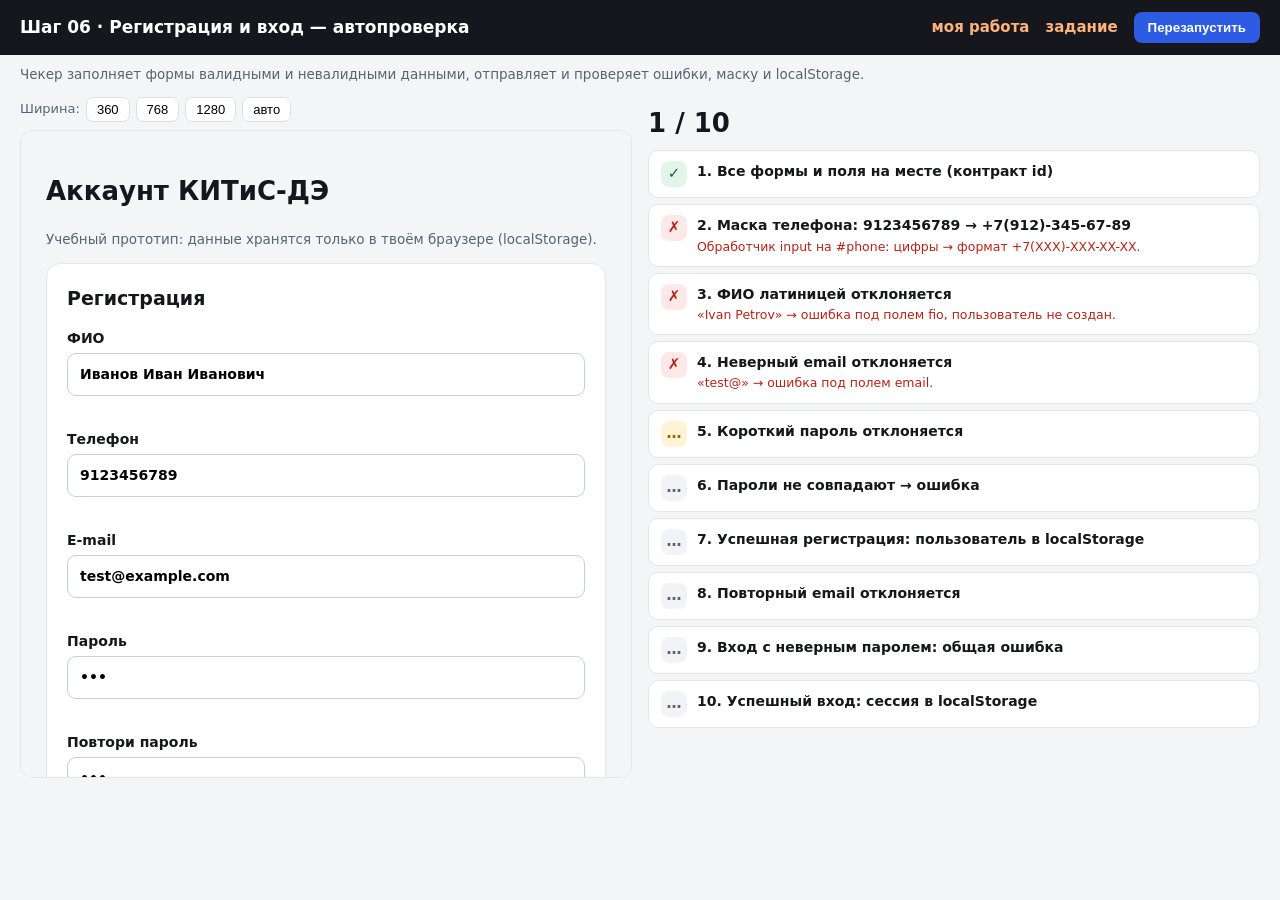
<file: steps/step-06-forms/check.html>
<!doctype html>
<html lang="ru">
<head>
<meta charset="utf-8">
<meta name="viewport" content="width=device-width, initial-scale=1">
<title>Проверка · Шаг 06 · Формы</title>
<link rel="stylesheet" href="../../tools/checker.css">
</head>
<body>
<header class="top">
<h1>Шаг 06 · Регистрация и вход — автопроверка</h1>
<a href="index.html">моя работа</a>
<a href="README.md">задание</a>
<button onclick="location.reload()">Перезапустить</button>
</header>
<p class="lead">Чекер заполняет формы валидными и невалидными данными, отправляет и проверяет ошибки, маску и localStorage.</p>
<main class="wrap">
<section class="pane">
<div class="sizes">Ширина:
<button data-w="360">360</button><button data-w="768">768</button><button data-w="1280">1280</button><button data-w="">авто</button>
</div>
<iframe id="frame" title="Твоя работа"></iframe>
</section>
<aside class="pane">
<div id="summary" class="summary">…</div>
<ol id="checks"></ol>
<div id="verdict" class="verdict"></div>
</aside>
</main>
<script src="../../tools/checker.js"></script>
<script src="checks.js"></script>
<script>
document.querySelectorAll('.sizes button').forEach(function (b) {
  b.addEventListener('click', function () {
    document.getElementById('frame').style.width = b.dataset.w ? b.dataset.w + 'px' : '';
  });
});
</script>
</body>
</html>
</file>
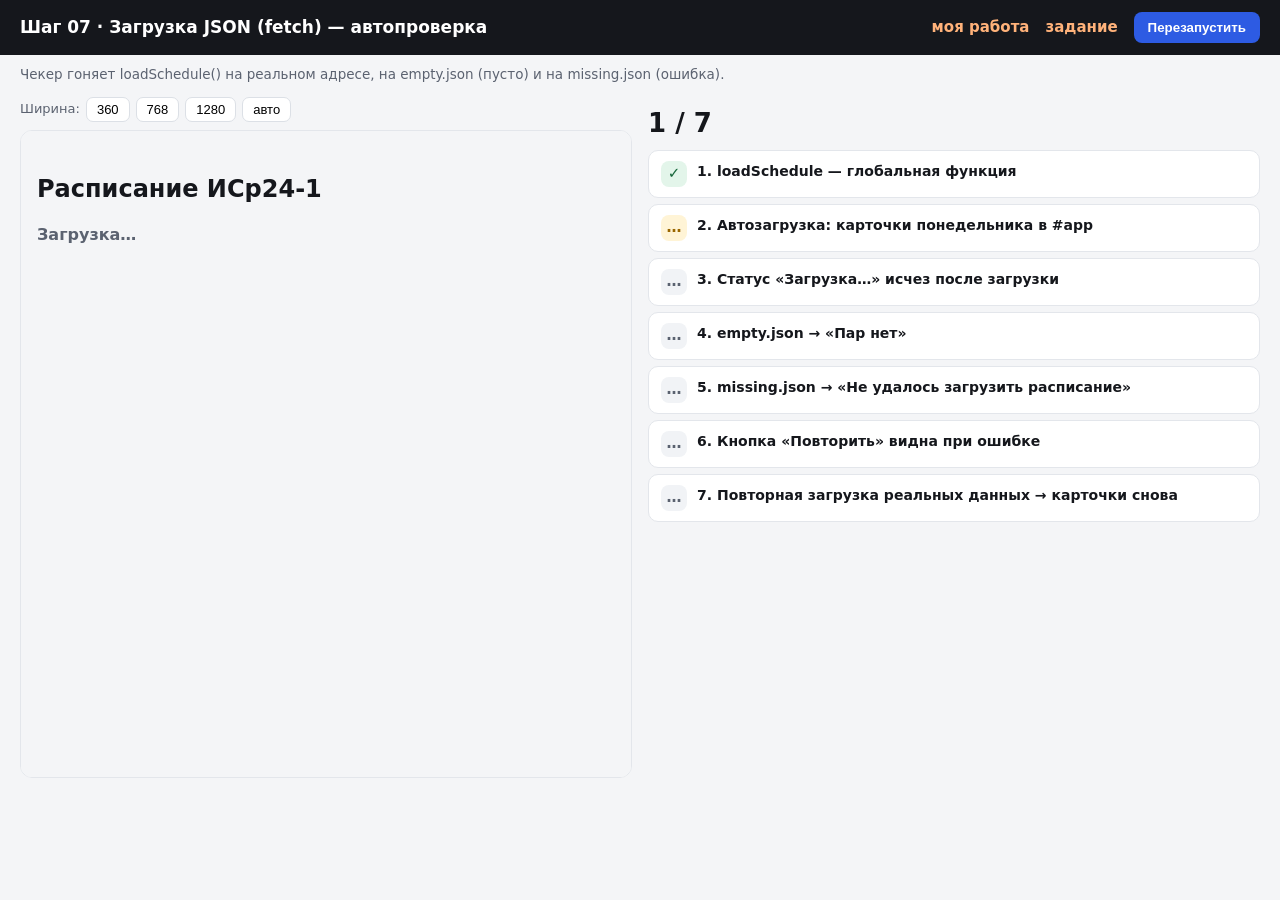
<file: steps/step-07-fetch/check.html>
<!doctype html>
<html lang="ru">
<head>
<meta charset="utf-8">
<meta name="viewport" content="width=device-width, initial-scale=1">
<title>Проверка · Шаг 07 · fetch</title>
<link rel="stylesheet" href="../../tools/checker.css">
</head>
<body>
<header class="top">
<h1>Шаг 07 · Загрузка JSON (fetch) — автопроверка</h1>
<a href="index.html">моя работа</a>
<a href="README.md">задание</a>
<button onclick="location.reload()">Перезапустить</button>
</header>
<p class="lead">Чекер гоняет loadSchedule() на реальном адресе, на empty.json (пусто) и на missing.json (ошибка).</p>
<main class="wrap">
<section class="pane">
<div class="sizes">Ширина:
<button data-w="360">360</button><button data-w="768">768</button><button data-w="1280">1280</button><button data-w="">авто</button>
</div>
<iframe id="frame" title="Твоя работа"></iframe>
</section>
<aside class="pane">
<div id="summary" class="summary">…</div>
<ol id="checks"></ol>
<div id="verdict" class="verdict"></div>
</aside>
</main>
<script src="../../tools/checker.js"></script>
<script src="checks.js"></script>
<script>
document.querySelectorAll('.sizes button').forEach(function (b) {
  b.addEventListener('click', function () {
    document.getElementById('frame').style.width = b.dataset.w ? b.dataset.w + 'px' : '';
  });
});
</script>
</body>
</html>
</file>
<file: steps/step-02-css/style.css>
/* Шаг 02 · карточка пары. Спецификация и цвета — в README.md. */

body {
  margin: 0;
  background: #F4F5F7;
  color: #15171C;
  font: 16px/1.5 system-ui, -apple-system, 'Segoe UI', sans-serif;
}

main {
  max-width: 720px;
  margin: 0 auto;
  padding: 24px 16px;
}

h1 {
  font-size: 24px;
  letter-spacing: -0.01em;
}

.lessons {
  display: flex;
  flex-direction: column;
  gap: 10px
    /* TODO: gap, чтобы карточки не слипались (≥10px) */
}

.lesson-card {
  /* TODO по README:
     - display: flex; align-items: center; gap: 14px;
     - border-left: 5px solid var(--subject-color);
     - border-radius: 12px; padding: 14px 18px;
     - background: linear-gradient(90deg, ОТТЕНК 0%, ОТТЕНК-СВЕТЛЕЕ 45%, #FFFFFF 100%);
       (оттенки — готовые значения из таблицы README) */
  display: flex;
  align-items: center;
  gap: 14px;
  border-left: 5px solid var(--subject-color);
  border-radius: 12px;
  padding: 14px 18px;
  background: linear-gradient(90deg, #f2eee1 0%, #f9f8f2 45%, #FFFFFF 100%);
}

/* .lesson-card-ekom {
  display: flex; align-items: center; gap: 14px;
  border-left: 5px solid var(--subject-color);
  border-radius: 12px; padding: 14px 18px;
  background: linear-gradient(90deg, #f2e1f2 0%, #f9f2f9 45%, #FFFFFF 100%);

}
.lesson-card-phis {
  display: flex; align-items: center; gap: 14px;
  border-left: 5px solid var(--subject-color);
  border-radius: 12px; padding: 14px 18px;
  background: linear-gradient(90deg, #e1eff2 0%, #f2f8f9 45%, #FFFFFF 100%);
} */
.lesson-num {
  /* TODO: 40×40, border-radius 10px, белый фон, border 1px solid #E3E6EB,
     color: var(--subject-color); font-weight: 700; центрирование через flex */
  border-radius: 10px;
  border: 1px solid #E3E6EB;
  color: var(--subject-color);
  font-weight: 700;
}

.lesson-subject {
  font-weight: 600;
}

.lesson-meta {
  color: #5B6270;
  font-size: 13.5px;
}
</file>
<file: steps/step-03-bootstrap/style.css>
/* Шаг 02 · карточка пары. Спецификация и цвета — в README.md. */

body { margin: 0; background: #F4F5F7; color: #15171C; font: 16px/1.5 system-ui, -apple-system, 'Segoe UI', sans-serif; }
main { max-width: 720px; margin: 0 auto; padding: 24px 16px; }
h1 { font-size: 24px; letter-spacing: -0.01em; }

.day-card {
  display: flex;
  flex-direction: column;
  gap: 10px;
}

.lesson-card {
  display: flex; align-items: center; gap: 14px;
  border-left: 5px solid var(--subject-color);
  border-radius: 12px; padding: 14px 18px;

  background: linear-gradient(90deg, color-mix(in srgb, var(--subject-color) 15%, #F4F5F7) 45%, #F4F5F7 100%);
}



.lesson-num {
  width: 40px; height: 40px;
  background-color: #FFFFFF;
  border-radius: 10px;
  border: 1px solid #E3E6EB;
  color: var(--subject-color);
  font-weight: 700;
  text-align: center;
  padding-top: 13px;
}

.lesson-subject { font-weight: 600; }
.lesson-meta { color: #5B6270; font-size: 13.5px; }
</file>
<file: steps/step-04-js-data/style.css>
/* Шаг 04 · базовые стили готовы — фокус на JS.
 * Бонус: перенеси сюда свои стили карточки из шага 2 и раскрась через l.color. */
body { margin: 0; background: #F4F5F7; color: #15171C; font: 16px/1.5 system-ui, -apple-system, 'Segoe UI', sans-serif; }
main { max-width: 720px; margin: 0 auto; padding: 24px 16px; }
h1 { font-size: 24px; }
#app { display: flex; flex-direction: column; gap: 10px; }
.day-title { font-size: 20px; font-weight: 700; margin: 8px 0; }
.lesson-card { display: flex; align-items: center; gap: 14px; background: #fff; border: 1px solid #E3E6EB; border-left: 5px solid #C9CED6; border-radius: 12px; padding: 14px 18px; }
.lesson-num { flex: none; width: 40px; height: 40px; border-radius: 10px; display: flex; align-items: center; justify-content: center; font-weight: 700; background: #F1F3F6; }
.lesson-subject { font-weight: 600; }
.lesson-meta { color: #5B6270; font-size: 13.5px; }
.empty { color: #5B6270; padding: 16px; }
</file>
<file: steps/step-05-js-events/style.css>
/* Шаг 05 · стили готовы — фокус на JS. Стили карточки можно перенести из шага 2/4. */
body { margin: 0; background: #F4F5F7; color: #15171C; font: 16px/1.5 system-ui, -apple-system, 'Segoe UI', sans-serif; }
main { max-width: 760px; margin: 0 auto; padding: 24px 16px; }
h1 { font-size: 24px; }
.toolbar { display: flex; flex-wrap: wrap; align-items: center; gap: 10px; margin-bottom: 16px; }
.days { display: flex; flex-wrap: wrap; gap: 6px; }
.day-btn { border: 1px solid #DCE0E6; background: #fff; border-radius: 9px; padding: 8px 13px; font-weight: 600; cursor: pointer; }
.day-btn.active { background: #15171C; color: #fff; border-color: #15171C; }
#fav-btn { border: 1px solid #DCE0E6; background: #fff; border-radius: 9px; padding: 8px 13px; cursor: pointer; font-weight: 600; }
#fav-btn[aria-pressed="true"] { background: #FFF4D6; border-color: #EFDCA0; }
#timer { font-weight: 700; color: #E06A1B; }
#app { display: flex; flex-direction: column; gap: 10px; }
.day-title { font-size: 20px; font-weight: 700; margin: 8px 0; }
.lesson-card { display: flex; align-items: center; gap: 14px; background: #fff; border: 1px solid #E3E6EB; border-left: 5px solid #C9CED6; border-radius: 12px; padding: 14px 18px; }
.lesson-card.current { outline: 2px solid #FF8A3D; outline-offset: 1px; }
.lesson-num { flex: none; width: 40px; height: 40px; border-radius: 10px; display: flex; align-items: center; justify-content: center; font-weight: 700; background: #F1F3F6; }
.lesson-subject { font-weight: 600; }
.lesson-meta { color: #5B6270; font-size: 13.5px; }
.empty { color: #5B6270; padding: 16px; }
</file>
<file: steps/step-06-forms/style.css>
/* Шаг 06 · формы. Разметка и стили готовы — фокус на JS-валидации. */
body { margin: 0; background: #F4F5F7; color: #15171C; font: 16px/1.5 system-ui, -apple-system, 'Segoe UI', sans-serif; }
main { max-width: 560px; margin: 0 auto; padding: 24px 16px 64px; }
h1 { font-size: 26px; }
.note { color: #5B6270; font-size: 13.5px; }
section { background: #fff; border: 1px solid #E3E6EB; border-radius: 14px; padding: 20px; margin-bottom: 16px; }
h2 { margin-top: 0; font-size: 19px; }
label { display: block; font-weight: 600; font-size: 14px; margin-top: 12px; }
input { display: block; width: 100%; box-sizing: border-box; margin-top: 4px; padding: 10px 12px; border: 1px solid #C9CED6; border-radius: 9px; font: inherit; }
input:focus { outline: 2px solid #2D5BE3; outline-offset: 1px; border-color: #2D5BE3; }
button { margin-top: 16px; border: 0; border-radius: 10px; padding: 11px 18px; background: #2D5BE3; color: #fff; font-weight: 700; cursor: pointer; }
.field-error { display: block; color: #B42318; font-size: 13px; min-height: 18px; margin-top: 3px; }
.success { color: #17663A; font-weight: 600; }
</file>
<file: steps/step-07-fetch/style.css>
/* Шаг 07 · стили готовы — фокус на fetch. Стили карточки можно перенести из шага 4. */
body { margin: 0; background: #F4F5F7; color: #15171C; font: 16px/1.5 system-ui, -apple-system, 'Segoe UI', sans-serif; }
main { max-width: 720px; margin: 0 auto; padding: 24px 16px; }
h1 { font-size: 24px; }
#status { color: #5B6270; font-weight: 600; }
#retry { border: 0; border-radius: 9px; padding: 9px 16px; background: #2D5BE3; color: #fff; font-weight: 700; cursor: pointer; margin-bottom: 12px; }
#app { display: flex; flex-direction: column; gap: 10px; }
.day-title { font-size: 20px; font-weight: 700; margin: 8px 0; }
.lesson-card { display: flex; align-items: center; gap: 14px; background: #fff; border: 1px solid #E3E6EB; border-left: 5px solid #C9CED6; border-radius: 12px; padding: 14px 18px; }
.lesson-num { flex: none; width: 40px; height: 40px; border-radius: 10px; display: flex; align-items: center; justify-content: center; font-weight: 700; background: #F1F3F6; }
.lesson-subject { font-weight: 600; }
.lesson-meta { color: #5B6270; font-size: 13.5px; }
.empty { color: #5B6270; padding: 16px; }
</file>
<file: tools/checker.css>
/* Стили страницы автопроверки (check.html) */
* { box-sizing: border-box; }
body { margin: 0; background: #F4F5F7; color: #15171C; font: 15px/1.45 system-ui, -apple-system, 'Segoe UI', sans-serif; }
.top { display: flex; flex-wrap: wrap; align-items: center; gap: 8px 16px; padding: 12px 20px; background: #15171C; color: #fff; }
.top h1 { flex: 1 1 300px; margin: 0; font-size: 17px; }
.top a { color: #FFB27A; text-decoration: none; font-weight: 600; }
.top button { border: 0; border-radius: 8px; padding: 8px 14px; background: #2D5BE3; color: #fff; font-weight: 600; cursor: pointer; }
.lead { margin: 10px 20px 0; color: #5B6270; font-size: 13.5px; }
.wrap { display: flex; flex-wrap: wrap; gap: 16px; padding: 12px 20px 32px; align-items: flex-start; }
.pane { flex: 1 1 420px; min-width: 0; }
.sizes { display: flex; gap: 6px; align-items: center; margin-bottom: 8px; font-size: 13px; color: #5B6270; }
.sizes button { border: 1px solid #DCE0E6; background: #fff; border-radius: 7px; padding: 4px 10px; cursor: pointer; font-size: 13px; }
#frame { width: 100%; height: 72vh; border: 1px solid #E3E6EB; border-radius: 12px; background: #fff; display: block; }
.summary { font-size: 26px; font-weight: 700; padding: 8px 0; }
#checks { list-style: none; margin: 0; padding: 0; display: grid; gap: 6px; }
.check { display: flex; gap: 10px; background: #fff; border: 1px solid #E3E6EB; border-radius: 10px; padding: 10px 12px; }
.check b { font-size: 14px; display: block; }
.check small { color: #5B6270; font-size: 12.5px; display: block; margin-top: 2px; }
.check .mark { flex: none; width: 26px; height: 26px; border-radius: 8px; display: flex; align-items: center; justify-content: center; font-weight: 700; background: #F1F3F6; color: #5B6270; }
.check.pass .mark { background: #E3F5EA; color: #17663A; }
.check.fail .mark { background: #FDE8E8; color: #B42318; }
.check.fail small { color: #B42318; }
.check.running .mark { background: #FFF4D6; color: #9A6700; }
.verdict { margin-top: 12px; padding: 12px 14px; border-radius: 10px; font-size: 14px; }
.verdict.ok { background: #E3F5EA; color: #17663A; }
.verdict.bad { background: #FDE8E8; color: #B42318; }
.verdict.warn { background: #FFF4D6; color: #9A6700; }
code { background: #F1F3F6; border-radius: 5px; padding: 1px 5px; font-size: 0.95em; }
</file>
